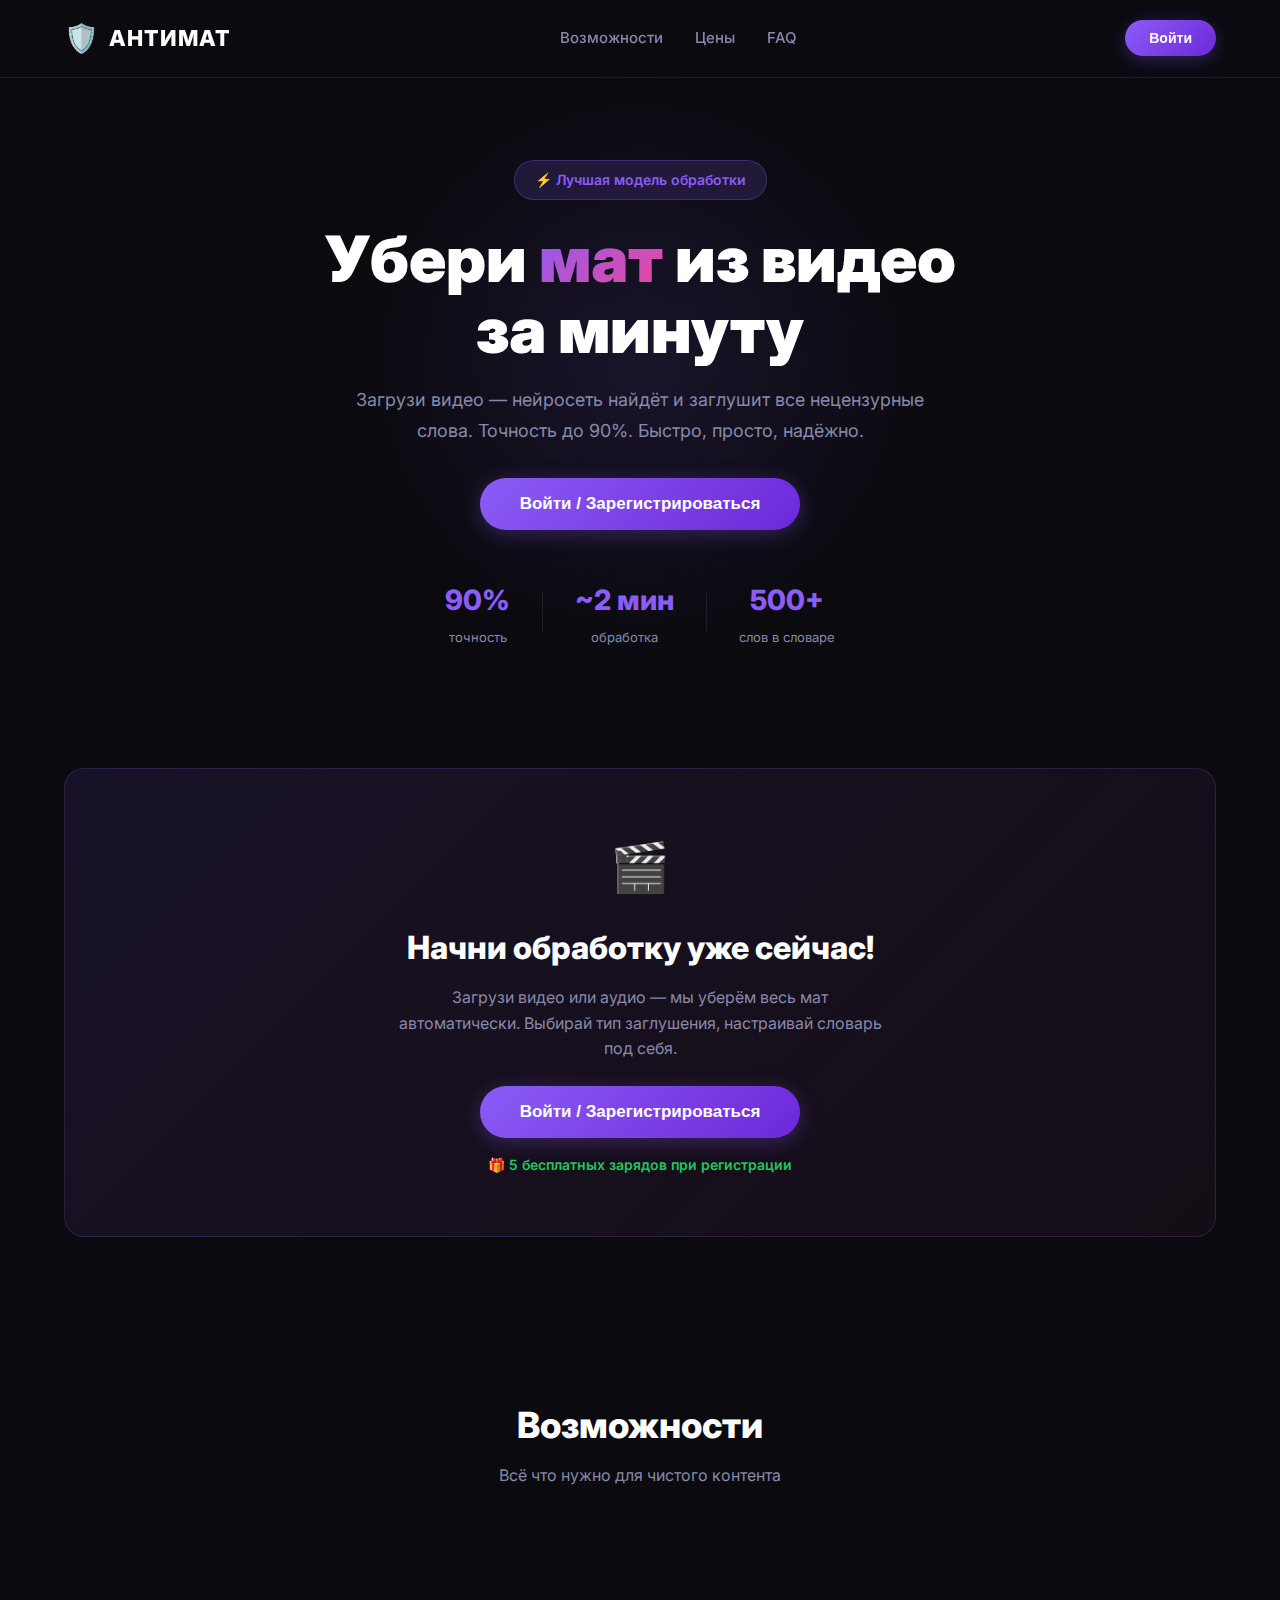
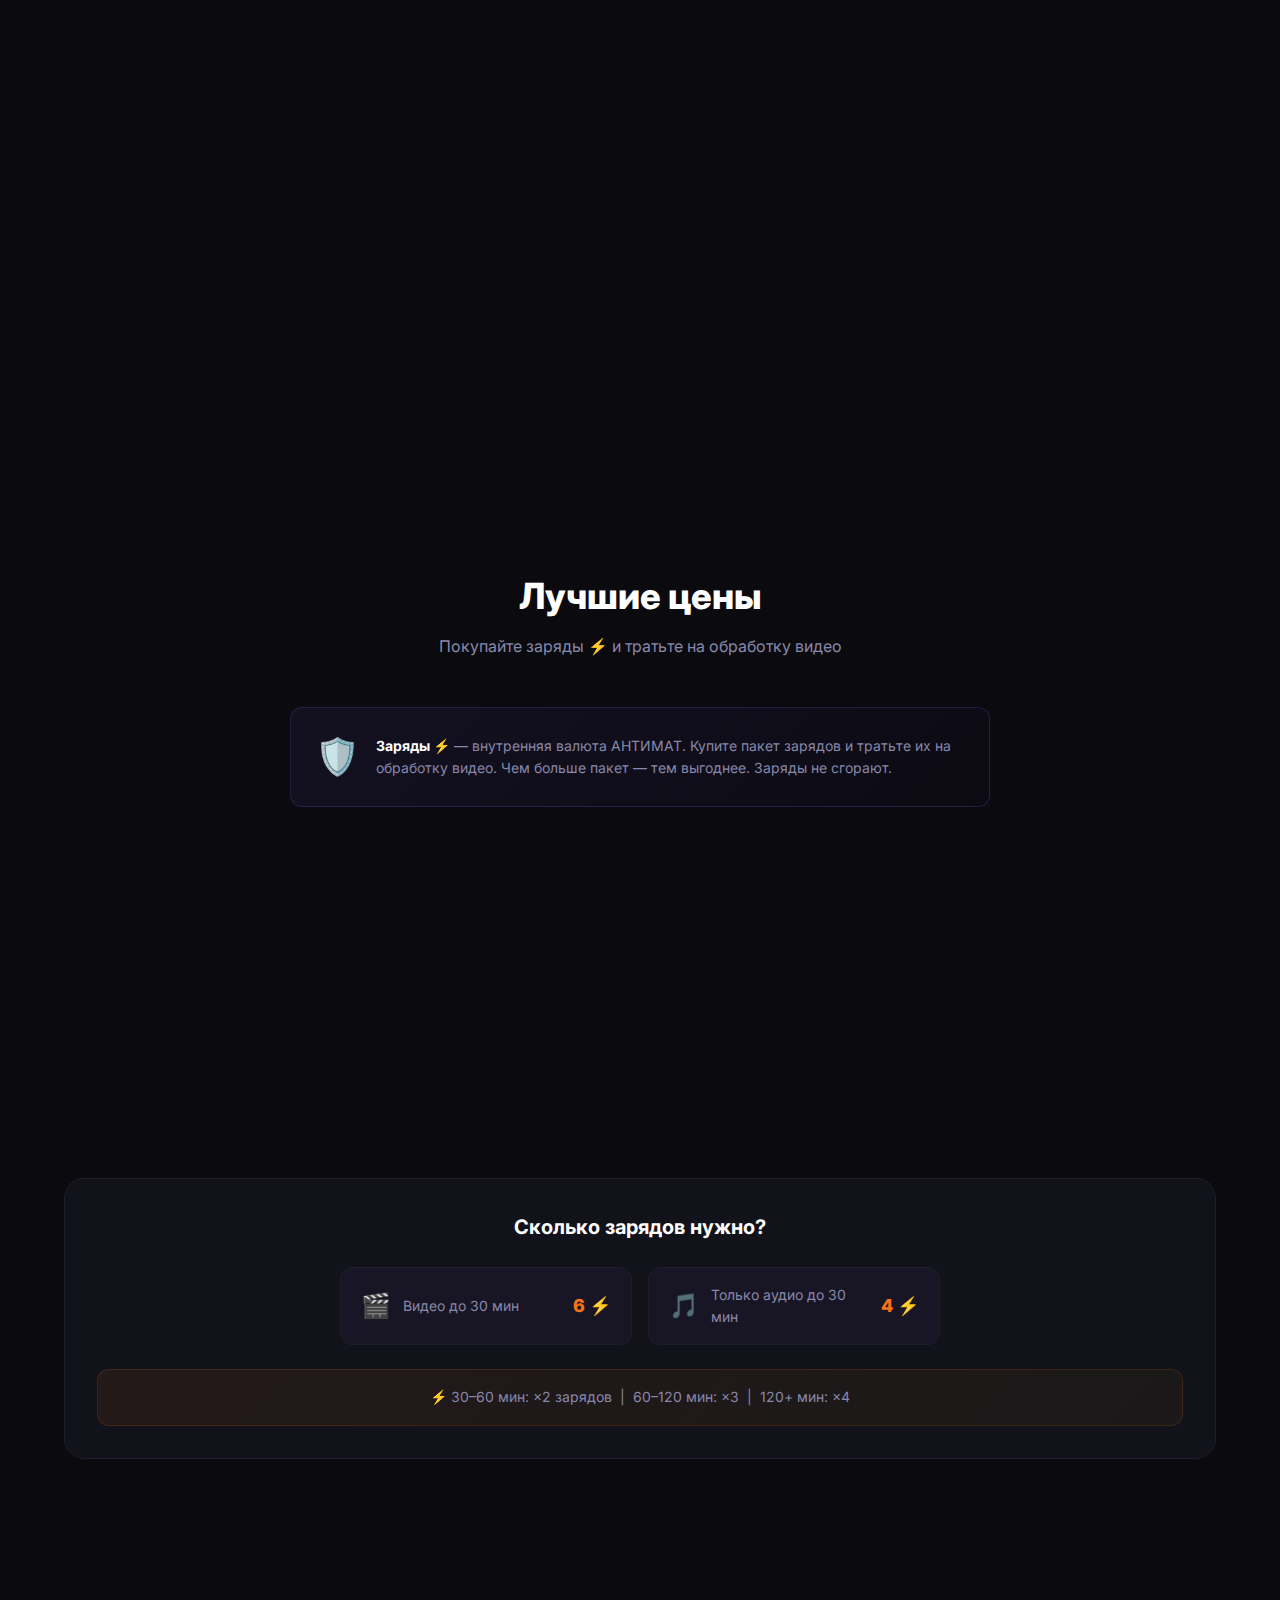
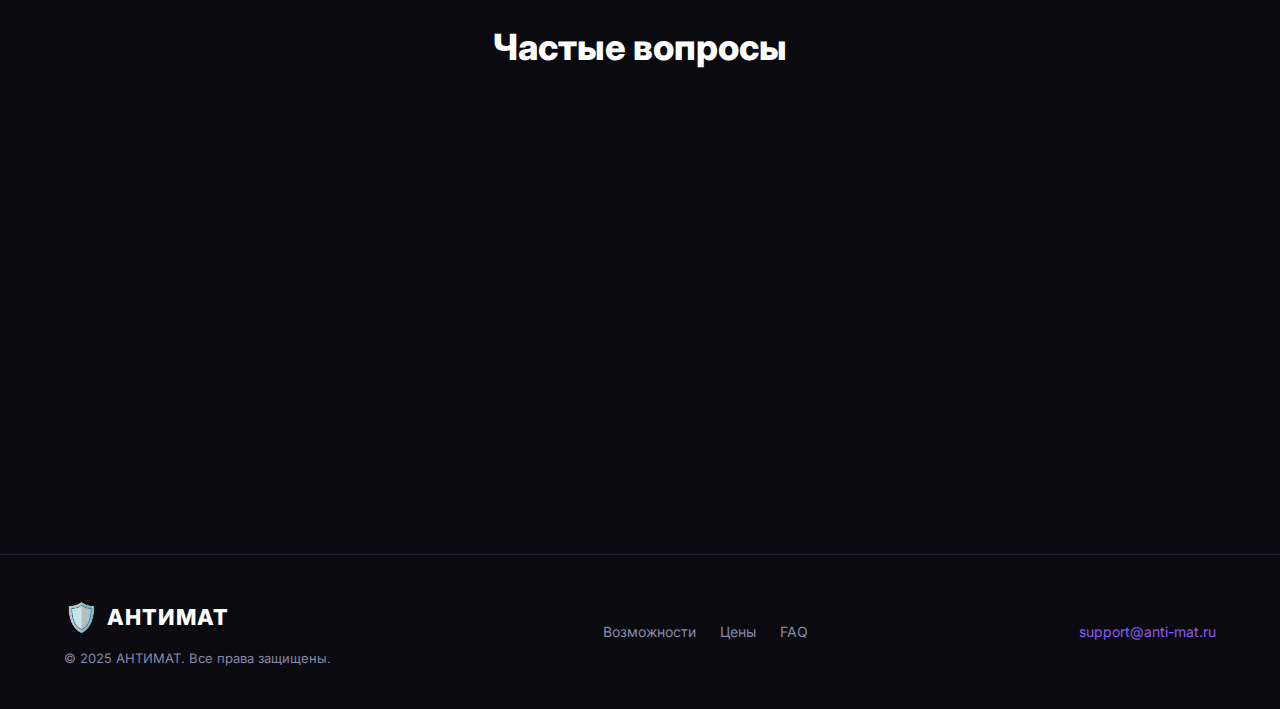
<file: index.html>
<!DOCTYPE html>
<html lang="ru">
<head>
    <meta charset="UTF-8">
    <meta name="viewport" content="width=device-width, initial-scale=1.0">
    <title>АНТИМАТ — Убери мат из видео за минуту</title>
    <meta name="description" content="Автоматическое удаление мата из видео и аудио. Лучшая точность, быстрая обработка.">
    <link rel="stylesheet" href="style.css">
    <link rel="preconnect" href="https://fonts.googleapis.com">
    <link href="https://fonts.googleapis.com/css2?family=Inter:wght@400;500;600;700;800;900&display=swap" rel="stylesheet">
</head>
<body>

<!-- ШАПКА -->
<header class="header">
    <div class="container header-inner">
        <a href="/" class="logo">
            <span class="logo-icon">🛡️</span>
            <span class="logo-text">АНТИМАТ</span>
        </a>
        <nav class="nav">
            <a href="#features">Возможности</a>
            <a href="#pricing">Цены</a>
            <a href="#faq">FAQ</a>
        </nav>
        <button class="btn btn-primary btn-login" onclick="openModal()">Войти</button>
    </div>
</header>

<!-- ГЛАВНЫЙ ЭКРАН -->
<section class="hero">
    <div class="container hero-inner">
        <div class="hero-badge">⚡ Лучшая модель обработки</div>
        <h1 class="hero-title">
            Убери <span class="gradient-text">мат</span> из видео<br>за минуту
        </h1>
        <p class="hero-subtitle">
            Загрузи видео — нейросеть найдёт и заглушит все нецензурные слова. 
            Точность до 90%. Быстро, просто, надёжно.
        </p>
        <div class="hero-buttons">
            <button class="btn btn-primary btn-lg" onclick="openModal()">
                Войти / Зарегистрироваться
            </button>
        </div>
        <div class="hero-stats">
            <div class="stat">
                <span class="stat-number">90%</span>
                <span class="stat-label">точность</span>
            </div>
            <div class="stat-divider"></div>
            <div class="stat">
                <span class="stat-number">~2 мин</span>
                <span class="stat-label">обработка</span>
            </div>
            <div class="stat-divider"></div>
            <div class="stat">
                <span class="stat-number">500+</span>
                <span class="stat-label">слов в словаре</span>
            </div>
        </div>
    </div>
    <div class="hero-glow"></div>
</section>

<!-- НАЧНИ ОБРАБОТКУ -->
<section class="cta-section" id="start">
    <div class="container">
        <div class="cta-card">
            <div class="cta-icon">🎬</div>
            <h2 class="cta-title">Начни обработку уже сейчас!</h2>
            <p class="cta-text">
                Загрузи видео или аудио — мы уберём весь мат автоматически. 
                Выбирай тип заглушения, настраивай словарь под себя.
            </p>
            <button class="btn btn-primary btn-lg" onclick="openModal()">
                Войти / Зарегистрироваться
            </button>
            <p class="cta-hint">🎁 5 бесплатных зарядов при регистрации</p>
        </div>
    </div>
</section>

<!-- ВОЗМОЖНОСТИ -->
<section class="features" id="features">
    <div class="container">
        <h2 class="section-title">Возможности</h2>
        <p class="section-subtitle">Всё что нужно для чистого контента</p>
        
        <div class="features-grid">
            <div class="feature-card">
                <div class="feature-icon">🔇</div>
                <h3>Заглушение мата</h3>
                <p>Полное или частичное заглушение. Бип, тишина или замена звуком — выбирай сам.</p>
            </div>
            
            <div class="feature-card">
                <div class="feature-icon">🎯</div>
                <h3>Лучшая модель</h3>
                <p>Используем Whisper large-v3 — самую точную модель распознавания речи от OpenAI.</p>
            </div>
            
            <div class="feature-card">
                <div class="feature-icon">✂️</div>
                <h3>Авто-монтаж</h3>
                <p>Вырезаем тишину и паузы — видео становится динамичным. Как профессиональный монтаж!</p>
                <span class="feature-badge">Скоро</span>
            </div>
            
            <div class="feature-card">
                <div class="feature-icon">📖</div>
                <h3>Умный словарь</h3>
                <p>500+ слов в базе. Добавляй свои слова, исключай лишние. Полный контроль фильтрации.</p>
            </div>
            
            <div class="feature-card">
                <div class="feature-icon">🎵</div>
                <h3>Видео и аудио</h3>
                <p>Обрабатываем MP4, MOV, AVI, MP3, WAV — любой формат. Видео и подкасты.</p>
            </div>
            
            <div class="feature-card">
                <div class="feature-icon">⚙️</div>
                <h3>Гибкие настройки</h3>
                <p>Регулируй громкость заглушения, выбирай тип звука, настраивай интенсивность.</p>
            </div>
        </div>
    </div>
</section>

<!-- ЦЕНЫ -->
<section class="pricing" id="pricing">
    <div class="container">
        <h2 class="section-title">Лучшие цены</h2>
        <p class="section-subtitle">Покупайте заряды ⚡ и тратьте на обработку видео</p>
        
        <div class="charges-info">
            <div class="charges-info-icon">🛡️</div>
            <div>
                <strong>Заряды ⚡</strong> — внутренняя валюта АНТИМАТ. 
                Купите пакет зарядов и тратьте их на обработку видео. 
                Чем больше пакет — тем выгоднее. Заряды не сгорают.
            </div>
        </div>
        
        <div class="pricing-grid">
            <div class="price-card">
                <div class="price-charges">30 ⚡</div>
                <div class="price-old">199 ₽</div>
                <div class="price-current">149 ₽</div>
                <button class="btn btn-secondary" onclick="openModal()">Купить</button>
            </div>
            
            <div class="price-card price-card-popular">
                <div class="price-badge price-badge-purple">Выгодно</div>
                <div class="price-charges">80 ⚡</div>
                <div class="price-old">429 ₽</div>
                <div class="price-current">349 ₽</div>
                <button class="btn btn-purple" onclick="openModal()">Купить</button>
            </div>
            
            <div class="price-card price-card-hot">
                <div class="price-badge price-badge-green">Ещё выгоднее</div>
                <div class="price-charges">200 ⚡</div>
                <div class="price-old">999 ₽</div>
                <div class="price-current">799 ₽</div>
                <button class="btn btn-green" onclick="openModal()">Купить</button>
            </div>
            
            <div class="price-card price-card-best">
                <div class="price-badge price-badge-pink">Лучшая цена</div>
                <div class="price-charges">500 ⚡</div>
                <div class="price-old">2 149 ₽</div>
                <div class="price-current">1 690 ₽</div>
                <button class="btn btn-pink" onclick="openModal()">Купить</button>
            </div>
        </div>
        
        <div class="rates-table">
            <h3 class="rates-title">Сколько зарядов нужно?</h3>
            <div class="rates-grid">
                <div class="rate-item">
                    <span class="rate-icon">🎬</span>
                    <span class="rate-label">Видео до 30 мин</span>
                    <span class="rate-value">6 ⚡</span>
                </div>
                <div class="rate-item">
                    <span class="rate-icon">🎵</span>
                    <span class="rate-label">Только аудио до 30 мин</span>
                    <span class="rate-value">4 ⚡</span>
                </div>
            </div>
            <div class="rates-note">
                ⚡ 30–60 мин: ×2 зарядов &nbsp;|&nbsp; 
                60–120 мин: ×3 &nbsp;|&nbsp; 
                120+ мин: ×4
            </div>
        </div>
    </div>
</section>

<!-- FAQ -->
<section class="faq" id="faq">
    <div class="container">
        <h2 class="section-title">Частые вопросы</h2>
        
        <div class="faq-list">
            <div class="faq-item">
                <button class="faq-question" onclick="toggleFaq(this)">
                    <span>Как это работает?</span>
                    <span class="faq-arrow">▾</span>
                </button>
                <div class="faq-answer">
                    <p>Вы загружаете видео или аудио, наша нейросеть (Whisper large-v3) распознаёт речь, находит нецензурные слова и заглушает их выбранным способом — бип, тишина или замена звуком. Вместе с обработанным файлом вы получаете текстовый файл с таймкодами найденных слов.</p>
                </div>
            </div>
            
            <div class="faq-item">
                <button class="faq-question" onclick="toggleFaq(this)">
                    <span>Какая точность распознавания?</span>
                    <span class="faq-arrow">▾</span>
                </button>
                <div class="faq-answer">
                    <p>Мы используем лучшую модель — Whisper large-v3 от OpenAI. Точность распознавания мата составляет ~90%. Вы также можете добавить свои слова в словарь для повышения точности.</p>
                </div>
            </div>
            
            <div class="faq-item">
                <button class="faq-question" onclick="toggleFaq(this)">
                    <span>Какие форматы поддерживаются?</span>
                    <span class="faq-arrow">▾</span>
                </button>
                <div class="faq-answer">
                    <p>Видео: MP4, MOV, AVI, MKV, WebM. Аудио: MP3, WAV, AAC, OGG, FLAC. Максимальный размер файла — 2 ГБ.</p>
                </div>
            </div>
            
            <div class="faq-item">
                <button class="faq-question" onclick="toggleFaq(this)">
                    <span>Заряды сгорают?</span>
                    <span class="faq-arrow">▾</span>
                </button>
                <div class="faq-answer">
                    <p>Нет! Заряды не сгорают и не имеют срока действия. Купили — используйте когда удобно.</p>
                </div>
            </div>
            
            <div class="faq-item">
                <button class="faq-question" onclick="toggleFaq(this)">
                    <span>Можно добавить свои слова?</span>
                    <span class="faq-arrow">▾</span>
                </button>
                <div class="faq-answer">
                    <p>Да! В словаре вы можете добавить свои слова для фильтрации, а также исключить слова из фильтрации (белый список). Базовый словарь содержит 500+ слов.</p>
                </div>
            </div>
            
            <div class="faq-item">
                <button class="faq-question" onclick="toggleFaq(this)">
                    <span>Безопасно ли загружать видео?</span>
                    <span class="faq-arrow">▾</span>
                </button>
                <div class="faq-answer">
                    <p>Да! Все файлы передаются по зашифрованному соединению (HTTPS). После обработки файлы автоматически удаляются с серверов через 24 часа.</p>
                </div>
            </div>
        </div>
    </div>
</section>

<!-- ФУТЕР -->
<footer class="footer">
    <div class="container footer-inner">
        <div class="footer-left">
            <div class="footer-logo">
                <span class="logo-icon">🛡️</span>
                <span class="logo-text">АНТИМАТ</span>
            </div>
            <p class="footer-copy">© 2025 АНТИМАТ. Все права защищены.</p>
        </div>
        <div class="footer-links">
            <a href="#features">Возможности</a>
            <a href="#pricing">Цены</a>
            <a href="#faq">FAQ</a>
        </div>
        <div class="footer-contact">
            <a href="mailto:support@anti-mat.ru">support@anti-mat.ru</a>
        </div>
    </div>
</footer>

<!-- МОДАЛЬНОЕ ОКНО ВХОДА -->
<div class="modal-overlay" id="loginModal">
    <div class="modal">
        <button class="modal-close" onclick="closeModal()">✕</button>
        <h2 class="modal-title">Добро пожаловать!</h2>
        <p class="modal-subtitle">Войдите чтобы начать обработку</p>
        
        <button class="btn-google" onclick="loginGoogle()">
            <svg width="20" height="20" viewBox="0 0 24 24" style="flex-shrink:0">
                <path fill="#4285F4" d="M22.56 12.25c0-.78-.07-1.53-.2-2.25H12v4.26h5.92a5.06 5.06 0 0 1-2.2 3.32v2.77h3.57c2.08-1.92 3.28-4.74 3.28-8.1z"/>
                <path fill="#34A853" d="M12 23c2.97 0 5.46-.98 7.28-2.66l-3.57-2.77c-.98.66-2.23 1.06-3.71 1.06-2.86 0-5.29-1.93-6.16-4.53H2.18v2.84C3.99 20.53 7.7 23 12 23z"/>
                <path fill="#FBBC05" d="M5.84 14.09c-.22-.66-.35-1.36-.35-2.09s.13-1.43.35-2.09V7.07H2.18C1.43 8.55 1 10.22 1 12s.43 3.45 1.18 4.93l2.85-2.22.81-.62z"/>
                <path fill="#EA4335" d="M12 5.38c1.62 0 3.06.56 4.21 1.64l3.15-3.15C17.45 2.09 14.97 1 12 1 7.7 1 3.99 3.47 2.18 7.07l3.66 2.84c.87-2.6 3.3-4.53 6.16-4.53z"/>
            </svg>
            Войти через Google
        </button>
        
        <div class="modal-divider">
            <span>или</span>
        </div>
        
        <form class="modal-form" onsubmit="return handleEmail(event)">
            <input type="email" placeholder="Email" class="modal-input" id="emailInput" required>
            <input type="password" placeholder="Пароль" class="modal-input" id="passwordInput" required>
            <button type="submit" class="btn btn-primary btn-full" id="authBtn">Войти</button>
        </form>
        
        <p class="modal-switch" id="switchText">
            Нет аккаунта? <a href="#" onclick="switchMode(event)">Зарегистрироваться</a>
        </p>
        
        <p class="modal-gift">🎁 5 бесплатных зарядов при регистрации!</p>
    </div>
</div>

<script src="script.js"></script>
</body>
</html>
</file>
<file: style.css>
/* ===== БАЗОВЫЕ ===== */
* {
    margin: 0;
    padding: 0;
    box-sizing: border-box;
}

:root {
    --bg: #0a0a0f;
    --bg-card: #12121a;
    --bg-card-hover: #1a1a25;
    --text: #ffffff;
    --text-muted: #8888aa;
    --purple: #8b5cf6;
    --purple-glow: rgba(139, 92, 246, 0.3);
    --green: #22c55e;
    --green-glow: rgba(34, 197, 94, 0.3);
    --pink: #ec4899;
    --pink-glow: rgba(236, 72, 153, 0.3);
    --orange: #f97316;
    --border: #1e1e2e;
    --radius: 12px;
    --radius-lg: 20px;
}

body {
    font-family: 'Inter', -apple-system, sans-serif;
    background: var(--bg);
    color: var(--text);
    line-height: 1.6;
    overflow-x: hidden;
}

.container {
    max-width: 1200px;
    margin: 0 auto;
    padding: 0 24px;
}

/* ===== КНОПКИ ===== */
.btn {
    display: inline-flex;
    align-items: center;
    justify-content: center;
    gap: 8px;
    padding: 12px 28px;
    border: none;
    border-radius: 50px;
    font-size: 15px;
    font-weight: 600;
    cursor: pointer;
    transition: all 0.3s ease;
    text-decoration: none;
}

.btn-primary {
    background: linear-gradient(135deg, var(--purple), #6d28d9);
    color: white;
    box-shadow: 0 4px 20px var(--purple-glow);
}

.btn-primary:hover {
    transform: translateY(-2px);
    box-shadow: 0 8px 30px var(--purple-glow);
}

.btn-lg {
    padding: 16px 40px;
    font-size: 17px;
}

.btn-secondary {
    background: var(--bg-card-hover);
    color: var(--text);
    border: 1px solid var(--border);
}

.btn-secondary:hover {
    background: #252535;
    transform: translateY(-2px);
}

.btn-purple {
    background: linear-gradient(135deg, var(--purple), #6d28d9);
    color: white;
}

.btn-purple:hover {
    box-shadow: 0 8px 30px var(--purple-glow);
    transform: translateY(-2px);
}

.btn-green {
    background: linear-gradient(135deg, var(--green), #16a34a);
    color: white;
}

.btn-green:hover {
    box-shadow: 0 8px 30px var(--green-glow);
    transform: translateY(-2px);
}

.btn-pink {
    background: linear-gradient(135deg, var(--pink), #db2777);
    color: white;
}

.btn-pink:hover {
    box-shadow: 0 8px 30px var(--pink-glow);
    transform: translateY(-2px);
}

.btn-full {
    width: 100%;
}

/* ===== ШАПКА ===== */
.header {
    position: fixed;
    top: 0;
    left: 0;
    right: 0;
    z-index: 1000;
    padding: 16px 0;
    background: rgba(10, 10, 15, 0.8);
    backdrop-filter: blur(20px);
    border-bottom: 1px solid var(--border);
}

.header-inner {
    display: flex;
    align-items: center;
    justify-content: space-between;
}

.logo {
    display: flex;
    align-items: center;
    gap: 10px;
    text-decoration: none;
    color: var(--text);
}

.logo-icon {
    font-size: 28px;
}

.logo-text {
    font-size: 22px;
    font-weight: 800;
    letter-spacing: 1px;
}

.nav {
    display: flex;
    gap: 32px;
}

.nav a {
    color: var(--text-muted);
    text-decoration: none;
    font-size: 15px;
    font-weight: 500;
    transition: color 0.3s;
}

.nav a:hover {
    color: var(--text);
}

.btn-login {
    padding: 10px 24px;
    font-size: 14px;
}

/* ===== ГЛАВНЫЙ ЭКРАН ===== */
.hero {
    position: relative;
    padding: 160px 0 80px;
    text-align: center;
    overflow: hidden;
}

.hero-inner {
    position: relative;
    z-index: 1;
}

.hero-badge {
    display: inline-block;
    padding: 8px 20px;
    background: rgba(139, 92, 246, 0.15);
    border: 1px solid rgba(139, 92, 246, 0.3);
    border-radius: 50px;
    font-size: 14px;
    font-weight: 600;
    color: var(--purple);
    margin-bottom: 24px;
}

.hero-title {
    font-size: clamp(36px, 6vw, 64px);
    font-weight: 900;
    line-height: 1.1;
    margin-bottom: 20px;
}

.gradient-text {
    background: linear-gradient(135deg, var(--purple), var(--pink));
    -webkit-background-clip: text;
    -webkit-text-fill-color: transparent;
    background-clip: text;
}

.hero-subtitle {
    font-size: 18px;
    color: var(--text-muted);
    max-width: 600px;
    margin: 0 auto 32px;
    line-height: 1.7;
}

.hero-buttons {
    margin-bottom: 48px;
}

.hero-stats {
    display: flex;
    align-items: center;
    justify-content: center;
    gap: 32px;
}

.stat {
    display: flex;
    flex-direction: column;
    align-items: center;
}

.stat-number {
    font-size: 28px;
    font-weight: 800;
    color: var(--purple);
}

.stat-label {
    font-size: 13px;
    color: var(--text-muted);
    margin-top: 4px;
}

.stat-divider {
    width: 1px;
    height: 40px;
    background: var(--border);
}

.hero-glow {
    position: absolute;
    top: 50%;
    left: 50%;
    transform: translate(-50%, -50%);
    width: 600px;
    height: 600px;
    background: radial-gradient(circle, var(--purple-glow) 0%, transparent 70%);
    pointer-events: none;
    opacity: 0.4;
}

/* ===== CTA СЕКЦИЯ ===== */
.cta-section {
    padding: 40px 0 80px;
}

.cta-card {
    background: linear-gradient(135deg, rgba(139, 92, 246, 0.1), rgba(236, 72, 153, 0.05));
    border: 1px solid rgba(139, 92, 246, 0.2);
    border-radius: var(--radius-lg);
    padding: 60px 40px;
    text-align: center;
}

.cta-icon {
    font-size: 48px;
    margin-bottom: 16px;
}

.cta-title {
    font-size: 32px;
    font-weight: 800;
    margin-bottom: 12px;
}

.cta-text {
    color: var(--text-muted);
    font-size: 16px;
    max-width: 500px;
    margin: 0 auto 24px;
}

.cta-hint {
    color: var(--green);
    font-size: 14px;
    font-weight: 600;
    margin-top: 16px;
}

/* ===== ВОЗМОЖНОСТИ ===== */
.features {
    padding: 80px 0;
}

.section-title {
    font-size: 36px;
    font-weight: 800;
    text-align: center;
    margin-bottom: 8px;
}

.section-subtitle {
    text-align: center;
    color: var(--text-muted);
    font-size: 16px;
    margin-bottom: 48px;
}

.features-grid {
    display: grid;
    grid-template-columns: repeat(3, 1fr);
    gap: 20px;
}

.feature-card {
    position: relative;
    background: var(--bg-card);
    border: 1px solid var(--border);
    border-radius: var(--radius);
    padding: 28px 24px;
    transition: all 0.3s ease;
}

.feature-card:hover {
    background: var(--bg-card-hover);
    border-color: var(--purple);
    transform: translateY(-4px);
}

.feature-icon {
    font-size: 32px;
    margin-bottom: 16px;
}

.feature-card h3 {
    font-size: 16px;
    font-weight: 700;
    margin-bottom: 8px;
}

.feature-card p {
    font-size: 14px;
    color: var(--text-muted);
    line-height: 1.6;
}

.feature-badge {
    position: absolute;
    top: 12px;
    right: 12px;
    background: rgba(139, 92, 246, 0.2);
    color: var(--purple);
    font-size: 11px;
    font-weight: 700;
    padding: 4px 10px;
    border-radius: 50px;
}

/* ===== ЦЕНЫ ===== */
.pricing {
    padding: 80px 0;
}

.charges-info {
    display: flex;
    align-items: center;
    gap: 16px;
    max-width: 700px;
    margin: 0 auto 40px;
    padding: 20px 24px;
    background: linear-gradient(135deg, rgba(139, 92, 246, 0.08), rgba(139, 92, 246, 0.02));
    border: 1px solid rgba(139, 92, 246, 0.2);
    border-radius: var(--radius);
    font-size: 14px;
    color: var(--text-muted);
    line-height: 1.6;
}

.charges-info strong {
    color: var(--text);
}

.charges-info-icon {
    font-size: 36px;
    flex-shrink: 0;
}

.pricing-grid {
    display: grid;
    grid-template-columns: repeat(4, 1fr);
    gap: 20px;
    margin-bottom: 40px;
}

.price-card {
    position: relative;
    background: var(--bg-card);
    border: 1px solid var(--border);
    border-radius: var(--radius-lg);
    padding: 40px 24px 32px;
    text-align: center;
    transition: all 0.3s ease;
}

.price-card:hover {
    transform: translateY(-4px);
}

.price-card-popular {
    border-color: var(--purple);
    box-shadow: 0 0 30px rgba(139, 92, 246, 0.15);
}

.price-card-hot {
    border-color: var(--green);
    box-shadow: 0 0 30px rgba(34, 197, 94, 0.15);
}

.price-card-best {
    border-color: var(--pink);
    box-shadow: 0 0 30px rgba(236, 72, 153, 0.15);
}

.price-badge {
    position: absolute;
    top: -12px;
    left: 50%;
    transform: translateX(-50%);
    padding: 6px 16px;
    border-radius: 50px;
    font-size: 12px;
    font-weight: 700;
    color: white;
    white-space: nowrap;
}

.price-badge-purple { background: var(--purple); }
.price-badge-green { background: var(--green); }
.price-badge-pink { background: var(--pink); }

.price-charges {
    font-size: 42px;
    font-weight: 900;
    margin-bottom: 12px;
    background: linear-gradient(135deg, var(--orange), #eab308);
    -webkit-background-clip: text;
    -webkit-text-fill-color: transparent;
    background-clip: text;
}

.price-old {
    font-size: 16px;
    color: var(--text-muted);
    text-decoration: line-through;
    margin-bottom: 4px;
}

.price-current {
    font-size: 28px;
    font-weight: 800;
    margin-bottom: 20px;
}

/* ===== РАСЦЕНКИ ===== */
.rates-table {
    background: var(--bg-card);
    border: 1px solid var(--border);
    border-radius: var(--radius-lg);
    padding: 32px;
}

.rates-title {
    font-size: 20px;
    font-weight: 700;
    text-align: center;
    margin-bottom: 24px;
}

.rates-grid {
    display: grid;
    grid-template-columns: repeat(2, 1fr);
    gap: 16px;
    max-width: 600px;
    margin: 0 auto 24px;
}

.rate-item {
    display: flex;
    align-items: center;
    gap: 12px;
    padding: 16px 20px;
    background: rgba(139, 92, 246, 0.05);
    border: 1px solid var(--border);
    border-radius: var(--radius);
}

.rate-icon {
    font-size: 24px;
}

.rate-label {
    flex: 1;
    font-size: 14px;
    color: var(--text-muted);
}

.rate-value {
    font-size: 18px;
    font-weight: 800;
    color: var(--orange);
}

.rates-note {
    text-align: center;
    font-size: 14px;
    color: var(--text-muted);
    padding: 16px;
    background: linear-gradient(135deg, rgba(249, 115, 22, 0.08), rgba(234, 179, 8, 0.04));
    border: 1px solid rgba(249, 115, 22, 0.15);
    border-radius: var(--radius);
}

/* ===== FAQ ===== */
.faq {
    padding: 80px 0;
}

.faq-list {
    max-width: 700px;
    margin: 0 auto;
}

.faq-item {
    border-bottom: 1px solid var(--border);
}

.faq-question {
    width: 100%;
    display: flex;
    justify-content: space-between;
    align-items: center;
    padding: 20px 0;
    background: none;
    border: none;
    color: var(--text);
    font-size: 16px;
    font-weight: 600;
    cursor: pointer;
    text-align: left;
}

.faq-question:hover {
    color: var(--purple);
}

.faq-arrow {
    font-size: 20px;
    transition: transform 0.3s;
    color: var(--text-muted);
}

.faq-item.active .faq-arrow {
    transform: rotate(180deg);
}

.faq-answer {
    max-height: 0;
    overflow: hidden;
    transition: max-height 0.3s ease;
}

.faq-item.active .faq-answer {
    max-height: 200px;
}

.faq-answer p {
    padding-bottom: 20px;
    color: var(--text-muted);
    font-size: 15px;
    line-height: 1.7;
}

/* ===== ФУТЕР ===== */
.footer {
    padding: 40px 0;
    border-top: 1px solid var(--border);
}

.footer-inner {
    display: flex;
    align-items: center;
    justify-content: space-between;
}

.footer-logo {
    display: flex;
    align-items: center;
    gap: 8px;
    margin-bottom: 8px;
}

.footer-copy {
    font-size: 13px;
    color: var(--text-muted);
}

.footer-links {
    display: flex;
    gap: 24px;
}

.footer-links a {
    color: var(--text-muted);
    text-decoration: none;
    font-size: 14px;
    transition: color 0.3s;
}

.footer-links a:hover {
    color: var(--text);
}

.footer-contact a {
    color: var(--purple);
    text-decoration: none;
    font-size: 14px;
}

/* ===== МОДАЛЬНОЕ ОКНО ===== */
.modal-overlay {
    display: none;
    position: fixed;
    top: 0;
    left: 0;
    right: 0;
    bottom: 0;
    background: rgba(0, 0, 0, 0.7);
    backdrop-filter: blur(8px);
    z-index: 2000;
    align-items: center;
    justify-content: center;
}

.modal-overlay.active {
    display: flex;
}

.modal {
    background: var(--bg-card);
    border: 1px solid var(--border);
    border-radius: var(--radius-lg);
    padding: 40px;
    width: 100%;
    max-width: 420px;
    position: relative;
}

.modal-close {
    position: absolute;
    top: 16px;
    right: 16px;
    background: none;
    border: none;
    color: var(--text-muted);
    font-size: 20px;
    cursor: pointer;
    padding: 4px 8px;
    border-radius: 8px;
    transition: all 0.3s;
}

.modal-close:hover {
    background: var(--bg-card-hover);
    color: var(--text);
}

.modal-title {
    font-size: 24px;
    font-weight: 800;
    text-align: center;
    margin-bottom: 4px;
}

.modal-subtitle {
    text-align: center;
    color: var(--text-muted);
    font-size: 14px;
    margin-bottom: 24px;
}

.btn-google {
    width: 100%;
    display: flex;
    align-items: center;
    justify-content: center;
    gap: 10px;
    padding: 14px;
    background: white;
    color: #333;
    font-size: 15px;
    font-weight: 600;
    border-radius: 50px;
    border: none;
    cursor: pointer;
    transition: all 0.3s;
}

.btn-google:hover {
    background: #f0f0f0;
    transform: translateY(-1px);
    box-shadow: 0 4px 12px rgba(0,0,0,0.15);
}

.modal-divider {
    display: flex;
    align-items: center;
    gap: 16px;
    margin: 24px 0;
    color: var(--text-muted);
    font-size: 13px;
}

.modal-divider::before,
.modal-divider::after {
    content: '';
    flex: 1;
    height: 1px;
    background: var(--border);
}

.modal-form {
    display: flex;
    flex-direction: column;
    gap: 12px;
}

.modal-input {
    width: 100%;
    padding: 14px 16px;
    background: var(--bg);
    border: 1px solid var(--border);
    border-radius: var(--radius);
    color: var(--text);
    font-size: 15px;
    font-family: inherit;
    outline: none;
    transition: border-color 0.3s;
}

.modal-input:focus {
    border-color: var(--purple);
}

.modal-input::placeholder {
    color: var(--text-muted);
}

.modal-switch {
    text-align: center;
    margin-top: 16px;
    font-size: 14px;
    color: var(--text-muted);
}

.modal-switch a {
    color: var(--purple);
    text-decoration: none;
    font-weight: 600;
}

.modal-switch a:hover {
    text-decoration: underline;
}

.modal-gift {
    text-align: center;
    margin-top: 16px;
    font-size: 13px;
    color: var(--green);
    font-weight: 600;
}

/* ===== МОБИЛЬНАЯ АДАПТАЦИЯ ===== */
@media (max-width: 900px) {
    .features-grid {
        grid-template-columns: repeat(2, 1fr);
    }
    
    .pricing-grid {
        grid-template-columns: repeat(2, 1fr);
    }
    
    .rates-grid {
        grid-template-columns: 1fr;
    }
}

@media (max-width: 600px) {
    .nav {
        display: none;
    }
    
    .hero-title {
        font-size: 32px;
    }
    
    .hero-stats {
        flex-direction: column;
        gap: 16px;
    }
    
    .stat-divider {
        width: 40px;
        height: 1px;
    }
    
    .features-grid {
        grid-template-columns: 1fr;
    }
    
    .pricing-grid {
        grid-template-columns: 1fr;
    }
    
    .cta-card {
        padding: 40px 24px;
    }
    
    .cta-title {
        font-size: 24px;
    }
    
    .footer-inner {
        flex-direction: column;
        gap: 20px;
        text-align: center;
    }
    
    .modal {
        margin: 16px;
        padding: 28px;
    }
}

/* ===== ТЕХНОЛОГИИ ===== */
.tech {
    padding: 80px 0;
}

.tech-grid {
    display: grid;
    grid-template-columns: repeat(3, 1fr);
    gap: 20px;
    margin-bottom: 32px;
}

.tech-card {
    background: var(--bg-card);
    border: 1px solid var(--border);
    border-radius: var(--radius-lg);
    padding: 32px 24px;
    text-align: center;
    transition: all 0.3s ease;
}

.tech-card:hover {
    border-color: var(--purple);
    transform: translateY(-4px);
    box-shadow: 0 8px 30px rgba(139, 92, 246, 0.15);
}

.tech-icon-wrap {
    width: 64px;
    height: 64px;
    margin: 0 auto 20px;
    display: flex;
    align-items: center;
    justify-content: center;
    background: linear-gradient(135deg, rgba(139, 92, 246, 0.15), rgba(236, 72, 153, 0.1));
    border: 1px solid rgba(139, 92, 246, 0.2);
    border-radius: 16px;
}

.tech-icon {
    font-size: 32px;
}

.tech-card h3 {
    font-size: 18px;
    font-weight: 700;
    margin-bottom: 10px;
    color: var(--text);
}

.tech-card p {
    font-size: 14px;
    color: var(--text-muted);
    line-height: 1.7;
}

.tech-notice {
    background: linear-gradient(135deg, rgba(139, 92, 246, 0.06), rgba(236, 72, 153, 0.03));
    border: 1px solid var(--border);
    border-radius: var(--radius);
    padding: 20px 28px;
    text-align: center;
}

.tech-notice p {
    font-size: 13px;
    color: var(--text-muted);
    line-height: 1.7;
}

/* ===== ФУТЕР КОНТАКТЫ ===== */
.footer-contact-title {
    font-size: 14px;
    font-weight: 600;
    color: var(--text);
    margin-bottom: 8px;
}

.footer-link-item {
    display: flex;
    align-items: center;
    gap: 8px;
    color: var(--purple);
    text-decoration: none;
    font-size: 14px;
    margin-bottom: 8px;
    transition: opacity 0.3s;
}

.footer-link-item:hover {
    opacity: 0.7;
}

.footer-link-item svg {
    flex-shrink: 0;
    color: white;
}

/* ===== ТЕХНОЛОГИИ МОБИЛЬНАЯ ===== */
@media (max-width: 900px) {
    .tech-grid {
        grid-template-columns: 1fr;
    }
}
</file>
